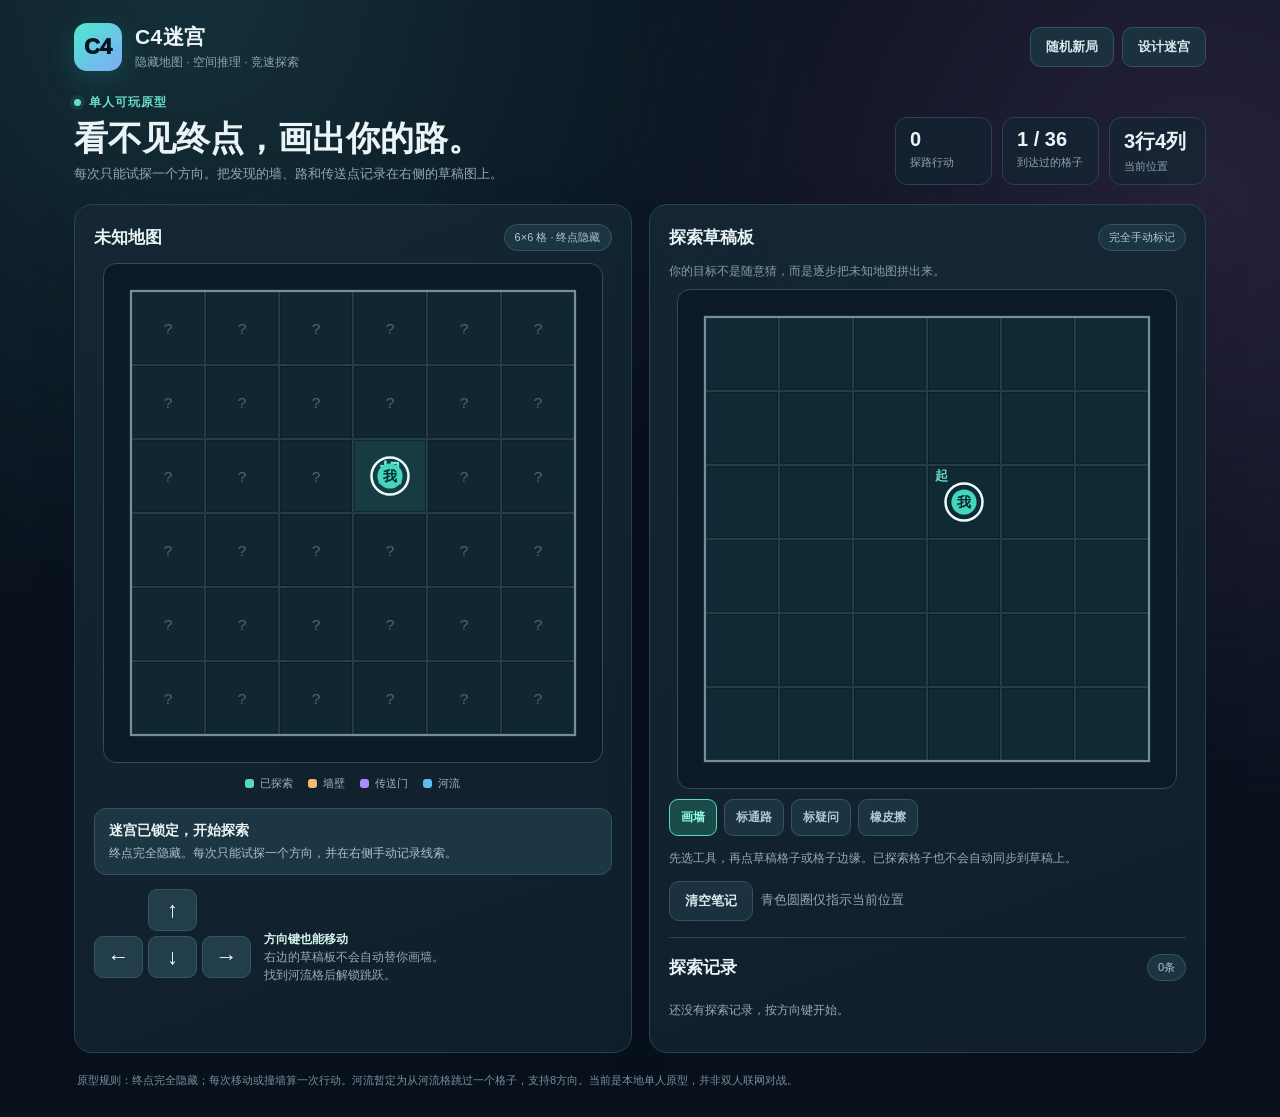
<file: c4-maze/index.html>
<!doctype html>
<html lang="zh-CN">
<head>
<meta charset="utf-8">
<meta name="viewport" content="width=device-width, initial-scale=1">
<title>C4迷宫｜隐藏地图探索原型</title>
<style>
:root{font-family:ui-sans-serif,-apple-system,BlinkMacSystemFont,"PingFang SC","Microsoft YaHei",sans-serif;color-scheme:dark;background:#09111d;color:#eaf4f6}*{box-sizing:border-box}body{margin:0;min-height:100vh;background:radial-gradient(circle at 15% 0%,#142f38 0,transparent 40%),radial-gradient(circle at 94% 18%,#25213b 0,transparent 40%),#09111d}button,input,textarea{font:inherit}button{cursor:pointer}button:disabled{cursor:not-allowed;opacity:.38}.app{max-width:1180px;margin:auto;padding:23px 24px 28px}.header{display:flex;align-items:center;justify-content:space-between;gap:16px;margin-bottom:23px}.brand{display:flex;align-items:center;gap:13px}.logo{width:48px;height:48px;border-radius:13px;background:linear-gradient(140deg,#4ee9ce,#80a9f9);color:#06141f;font-weight:1000;font-size:22px;display:grid;place-items:center;box-shadow:0 8px 30px #28d6ca2d}.brand-title{font-size:21px;font-weight:800;letter-spacing:.4px}.brand-sub{color:#8da5b3;font-size:12px;margin-top:3px}.top-actions{display:flex;gap:8px;flex-wrap:wrap;justify-content:flex-end}.button{border:1px solid #36505e;background:#1c3140;color:#d6e8ec;padding:10px 15px;border-radius:10px;font-weight:650;font-size:13px;transition:background .15s,transform .15s}.button:hover:not(:disabled){background:#294758}.button:active:not(:disabled){transform:scale(.98)}.button.primary{background:#41d6bd;color:#05242c;border-color:#41d6bd}.button.primary:hover:not(:disabled){background:#77e7d3}.button.warn{color:#f9cf86}.kicker{display:flex;align-items:center;gap:8px;color:#69dece;font-size:12px;font-weight:700;letter-spacing:1px}.dot{width:7px;height:7px;border-radius:50%;background:#5ee4c1;box-shadow:0 0 0 4px #5ee4c11a}.intro{display:flex;align-items:end;justify-content:space-between;gap:16px;margin-bottom:19px}.intro h1{margin:7px 0 5px;font-size:clamp(22px,3vw,34px);line-height:1.2;font-weight:800}.muted{color:#92a8b6;font-size:13px;line-height:1.6}.stats{display:flex;gap:10px;flex-wrap:wrap}.stat{border:1px solid #284352;background:#132532a6;border-radius:12px;padding:10px 14px;min-width:97px}.stat .num{font-size:20px;font-weight:800;font-variant-numeric:tabular-nums}.stat .lbl{font-size:11px;color:#8ca5b2;margin-top:4px}.layout{display:grid;grid-template-columns:minmax(0,1fr) minmax(0,1fr);gap:17px;align-items:stretch}.panel{border:1px solid #294353;background:linear-gradient(160deg,#152734ee,#10202cee);border-radius:18px;padding:19px;box-shadow:0 15px 48px #00000019;min-width:0}.panel-head{display:flex;align-items:center;justify-content:space-between;gap:10px;margin-bottom:12px}.panel h2{margin:0;font-size:17px;font-weight:780}.pill{border:1px solid #375463;color:#adc8d1;background:#1c3542;border-radius:20px;padding:5px 10px;font-size:11px}.board-wrap{background:#0b1a26;border:1px solid #344b58;border-radius:13px;padding:11px;max-width:500px;margin:0 auto;position:relative;touch-action:manipulation}.board{display:block;width:100%;aspect-ratio:1;touch-action:manipulation;cursor:crosshair}.legend{display:flex;justify-content:center;gap:15px;flex-wrap:wrap;font-size:11px;color:#9eb5bc;padding:13px 0 8px}.legend span{display:flex;align-items:center;gap:6px}.swatch{display:inline-block;width:9px;height:9px;border-radius:3px;background:#58d9c3}.swatch.wall{background:#f4bb73}.swatch.portal{background:#a58eff}.swatch.river{background:#5dbeee}.swatch.goal{background:#f5d774}.feedback{border:1px solid #355363;background:#1c3643;border-radius:12px;padding:12px 14px;min-height:60px;margin-top:9px}.feedback strong{font-size:14px}.feedback p{margin:4px 0 0;font-size:12px;color:#acc1cb;line-height:1.5}.dir-controls{display:flex;align-items:center;justify-content:space-between;gap:13px;margin-top:14px}.keypad{display:grid;grid-template-columns:repeat(3,49px);grid-template-rows:repeat(3,42px);gap:5px}.key{display:grid;place-items:center;border-radius:9px;border:1px solid #345563;background:#223e4b;color:#eff8fb;font-size:22px;font-weight:800}.key:hover:not(:disabled){border-color:#62dfcb;background:#2b5960}.key.blank{visibility:hidden}.move-aside{flex:1;color:#93aeba;font-size:12px;line-height:1.5}.move-aside strong{color:#d5f5ed}.jump-controls{display:grid;grid-template-columns:repeat(4,1fr);gap:6px;margin-top:10px}.jump-controls .button{padding:8px 4px}.small-title{font-weight:750;font-size:13px;margin:13px 0 8px}.tools{display:flex;gap:7px;flex-wrap:wrap;margin:10px 0 12px}.tool{border:1px solid #355363;border-radius:9px;background:#1c3441;color:#afc9d0;padding:9px 11px;font-size:12px;font-weight:650}.tool.active{background:#194b48;border-color:#5ad8c7;color:#95ffeb}.tip{color:#92adb8;font-size:12px;line-height:1.75;margin:7px 0 12px}.logs{display:flex;flex-direction:column;gap:7px;max-height:200px;overflow:auto}.log{display:flex;align-items:flex-start;gap:10px;border-bottom:1px solid #27404e;padding:8px 0;font-size:12px}.log-id{color:#6a8996;min-width:30px;font-variant-numeric:tabular-nums}.log-text{color:#c6dce2}.log-text.bad{color:#ffcc87}.log-text.special{color:#ac9dff}.editor-counters{display:grid;grid-template-columns:repeat(2,1fr);gap:9px}.counter{background:#101f2a;border:1px solid #2b4655;border-radius:11px;padding:13px;font-size:12px;color:#93b0bc}.counter b{display:block;color:#e5f4f5;font-size:23px;margin-bottom:4px}.help-list{padding-left:19px;color:#acc3cd;font-size:13px;line-height:2}.callout{background:#0d2d2e;border:1px solid #2e6661;border-radius:12px;padding:12px 13px;color:#a8efe2;font-size:12px;line-height:1.65}.editor-bottom{display:flex;gap:8px;flex-wrap:wrap;margin-top:17px}.code-box{margin-top:14px;border-top:1px solid #2c4756;padding-top:14px}.field{display:block;border:1px solid #415666;border-radius:10px;background:#071824;color:#d8edf2;width:100%;min-height:65px;padding:10px;resize:vertical;font-size:12px}.foot{color:#76909e;font-size:11px;line-height:1.7;margin:18px 3px 0}.finish{background:linear-gradient(110deg,#19524d,#192e44);border:1px solid #4bd6bb;border-radius:13px;padding:15px;margin:0 0 14px}.finish h3{margin:0 0 5px;font-size:19px;color:#9ff4d8}.finish p{margin:0;font-size:12px;line-height:1.6;color:#bfe5dc}.toast{position:fixed;bottom:23px;left:50%;transform:translate(-50%,30px);background:#ebfaf5;color:#103a35;padding:12px 18px;border-radius:11px;box-shadow:0 9px 35px #0008;opacity:0;pointer-events:none;transition:all .22s;z-index:100;font-size:13px;font-weight:700;text-align:center;max-width:90vw}.toast.show{opacity:1;transform:translate(-50%,0)}.hidden{display:none!important} .one-line{display:flex;align-items:center;gap:8px;flex-wrap:wrap} .contrast{color:#bff8e9;font-weight:700}.note-caption{font-size:12px;color:#849eab;margin-bottom:9px}.shortcut{padding:4px 6px;border-radius:5px;border:1px solid #4b6673;color:#a8c3ca;font-size:10px}.separator{height:1px;background:#294353;margin:16px 0}.developer-note{padding:10px 12px;background:#182d3b;border:1px solid #304a58;border-radius:10px;color:#b0c7cf;font-size:11px;line-height:1.8}@media(max-width:830px){.app{padding:16px 12px 22px}.layout{grid-template-columns:1fr}.header{align-items:flex-start}.brand-title{font-size:19px}.top-actions{max-width:55%}.top-actions .button{padding:9px 10px}.intro{align-items:flex-start;flex-direction:column}.stats{width:100%}.stat{flex:1}.panel{padding:13px}.board-wrap{max-width:480px}.keypad{grid-template-columns:repeat(3,56px);grid-template-rows:repeat(3,44px)}.dir-controls{justify-content:space-evenly}}@media(max-width:380px){.brand-sub{max-width:130px}.top-actions .button{font-size:11px}.keypad{grid-template-columns:repeat(3,48px)}}
</style>
</head>
<body>
<div id="c4app" class="app">
<header class="header">
  <div class="brand"><div class="logo">C4</div><div><div class="brand-title">C4迷宫</div><div class="brand-sub">隐藏地图 · 空间推理 · 竞速探索</div></div></div>
  <div class="top-actions"><button class="button" id="newRandom">随机新局</button><button class="button" id="newEdit">设计迷宫</button></div>
</header>
<div class="intro"><div><div class="kicker"><i class="dot"></i><span id="stageName">单人可玩原型</span></div><h1 id="headline">看不见终点，画出你的路。</h1><div class="muted" id="headlineDesc">每次只能试探一个方向。把发现的墙、路和传送点记录在右侧的草稿图上。</div></div><div class="stats"><div class="stat"><div class="num" id="steps">0</div><div class="lbl">探路行动</div></div><div class="stat"><div class="num" id="seen">1 / 36</div><div class="lbl">到达过的格子</div></div><div class="stat"><div class="num" id="pos">3行3列</div><div class="lbl">当前位置</div></div></div></div>
<div class="layout">
<section class="panel">
  <div class="panel-head"><h2 id="boardTitle">未知地图</h2><span class="pill" id="boardPill">6×6 格 · 终点隐藏</span></div>
  <div class="finish hidden" id="victory"><h3>找到终点，挑战成功！</h3><p id="victoryText"></p></div>
  <div class="board-wrap"><canvas class="board" id="mainBoard" width="500" height="500" aria-label="迷宫地图交互画布"></canvas></div>
  <div class="legend"><span><i class="swatch"></i>已探索</span><span><i class="swatch wall"></i>墙壁</span><span><i class="swatch portal"></i>传送门</span><span><i class="swatch river"></i>河流</span></div>
  <div id="playControls">
    <div class="feedback" aria-live="polite"><strong id="resultTitle">现在开始探索</strong><p id="resultDetail">尝试上下左右移动。遇到墙壁不会移动，但仍会消耗一次行动。</p></div>
    <div class="dir-controls"><div class="keypad"><span class="key blank">•</span><button class="key" data-move="up" aria-label="向上">↑</button><span class="key blank">•</span><button class="key" data-move="left" aria-label="向左">←</button><button class="key" data-move="down" aria-label="向下">↓</button><button class="key" data-move="right" aria-label="向右">→</button><span class="key blank">•</span><span class="key blank">•</span><span class="key blank">•</span></div><div class="move-aside"><strong>方向键也能移动</strong><br>右边的草稿板不会自动替你画墙。<br><span id="riverHint">找到河流格后解锁跳跃。</span></div></div>
    <div id="jumpBox" class="hidden"><div class="small-title">河流跳跃 · 选一个方向，越过中间一格</div><div class="jump-controls" id="jumpButtons"></div></div>
  </div>
  <div id="editControls" class="hidden"><div class="small-title">选择布置工具</div><div class="tools" id="editTools"><button class="tool active" data-edit="wall">▰ 墙壁</button><button class="tool" data-edit="start">● 起点</button><button class="tool" data-edit="goal">⚑ 终点</button><button class="tool" data-edit="portalA">◉ 传送 A</button><button class="tool" data-edit="portalB">◉ 传送 B</button><button class="tool" data-edit="river">≈ 河流</button></div><div class="tip">墙壁模式：点击两个格子之间的公共边。其他模式：点击对应格子。起点、终点及特殊格不能重叠。</div><div class="editor-bottom"><button id="startCustom" class="button primary">锁定迷宫并开始探索 →</button><button id="copyCode" class="button">复制地图码</button></div></div>
</section>
<section class="panel" id="rightPanel">
  <div id="notesPanel"><div class="panel-head"><h2>探索草稿板</h2><span class="pill">完全手动标记</span></div><div class="note-caption">你的目标不是随意猜，而是逐步把未知地图拼出来。</div><div class="board-wrap"><canvas class="board" id="notesBoard" width="500" height="500" aria-label="可点击的手绘探索笔记"></canvas></div><div class="tools" id="noteTools"><button class="tool active" data-note="wall">画墙</button><button class="tool" data-note="path">标通路</button><button class="tool" data-note="question">标疑问</button><button class="tool" data-note="erase">橡皮擦</button></div><div class="tip">先选工具，再点草稿格子或格子边缘。已探索格子也不会自动同步到草稿上。</div><div class="one-line"><button class="button" id="clearNotes">清空笔记</button><span class="muted">青色圆圈仅指示当前位置</span></div><div class="separator"></div><div class="panel-head"><h2>探索记录</h2><span class="pill" id="logCount">0条</span></div><div id="logs" class="logs"></div></div>
  <div id="editPanel" class="hidden"><div class="panel-head"><h2>地图合法性检查</h2><span class="pill">布图阶段</span></div><div class="editor-counters"><div class="counter"><b id="wallCounter">0 / 10</b>已设置墙壁</div><div class="counter"><b id="routeCounter">待检查</b>起点 → 终点</div></div><div class="small-title">规则提示</div><ul class="help-list"><li>10道墙是上限，不一定要放满。</li><li>终点在探索阶段完全不可见。</li><li>两个传送门固定双向连接。</li><li>河流格允许跳过一格，包括中间的墙。</li><li>锁定前，系统必须确认存在可行路线。</li></ul><div class="callout">这一版用于验证单人探路和绘图体验。正式双人对战需要服务器保存秘密地图，防止浏览器直接读取答案。</div><div class="code-box"><div class="small-title">导入别人设计的迷宫</div><textarea id="importCode" class="field" placeholder="在这里粘贴地图码……" aria-label="粘贴地图码"></textarea><div class="editor-bottom"><button class="button" id="importButton">导入并开始挑战</button></div></div></div>
</section>
</div>
<div class="foot">原型规则：终点完全隐藏；每次移动或撞墙算一次行动。河流暂定为从河流格跳过一个格子，支持8方向。当前是本地单人原型，并非双人联网对战。</div>
</div><div class="toast" id="toast" role="status"></div>
<script>
(function(){'use strict';
const N=6,MAX_WALLS=10,$=id=>document.getElementById(id),DIRS={up:[-1,0,'上'],down:[1,0,'下'],left:[0,-1,'左'],right:[0,1,'右'],ul:[-1,-1,'左上'],ur:[-1,1,'右上'],dl:[1,-1,'左下'],dr:[1,1,'右下']};
const id=(r,c)=>r*N+c,pos=i=>({r:Math.floor(i/N),c:i%N}),near=(i,j)=>Math.abs(pos(i).r-pos(j).r)+Math.abs(pos(i).c-pos(j).c)===1;
const edge=(a,b)=>[a,b].sort((x,y)=>x-y).join(':');
const valid=i=>Number.isInteger(i)&&i>=0&&i<N*N;
const neighbors=i=>{let p=pos(i);return [[p.r-1,p.c],[p.r+1,p.c],[p.r,p.c-1],[p.r,p.c+1]].filter(([r,c])=>r>=0&&r<N&&c>=0&&c<N).map(([r,c])=>id(r,c))};
const freshMaze=()=>({start:14,goal:5,portalA:7,portalB:30,river:20,walls:new Set(['1:2','8:14','10:11','16:22'])});
let maze=freshMaze(),phase='play',editorTool='wall',noteTool='wall',player=maze.start,actions=0,discovered=new Set([maze.start]),blocked=new Set(),notesWalls=new Set(),notesPaths=new Set(),notesMarks=new Map(),logs=[],result={title:'现在开始探索',detail:'选择上下左右方向。遇到墙不会移动，但仍消耗一次行动。'},hoverEdge=null;
let toastHandle;
function announce(t){$('toast').textContent=t;$('toast').classList.add('show');clearTimeout(toastHandle);toastHandle=setTimeout(()=>$('toast').classList.remove('show'),2100)}
function places(m){return [m.start,m.goal,m.portalA,m.portalB,m.river]}
function validate(m){if(places(m).some(x=>!valid(x))||new Set(places(m)).size!==5)return '起点、终点、传送门和河流必须各占一个不同格子';if(m.walls.size>MAX_WALLS)return '墙壁不能超过10道';for(let x of m.walls){let [a,b]=x.split(':').map(Number);if(!valid(a)||!valid(b)||!near(a,b)||edge(a,b)!==x)return '墙壁数据不合法'}if(shortest(m)===Infinity)return '当前迷宫无法从起点到达终点，请调整墙壁';return ''}
function teleport(m,to){return to===m.portalA?m.portalB:to===m.portalB?m.portalA:to}
function reachableNext(m,from){let out=[];for(let n of neighbors(from)){if(!m.walls.has(edge(from,n)))out.push(teleport(m,n))}if(from===m.river){let p=pos(from);for(let [dr,dc] of Object.values(DIRS)){let r=p.r+2*dr,c=p.c+2*dc;if(r>=0&&r<N&&c>=0&&c<N)out.push(teleport(m,id(r,c)))}}return out}
function shortest(m){let q=[[m.start,0]],seen=new Set([m.start]);for(let k=0;k<q.length;k++){let [at,dist]=q[k];if(at===m.goal)return dist;for(let next of reachableNext(m,at)){if(!seen.has(next)){seen.add(next);q.push([next,dist+1])}}}return Infinity}
function randomMaze(){let edges=[];for(let i=0;i<N*N;i++)for(let j of neighbors(i))if(i<j)edges.push(edge(i,j));for(let attempts=0;attempts<800;attempts++){let m={start:[14,15,20,21][Math.floor(Math.random()*4)],goal:0,portalA:0,portalB:0,river:0,walls:new Set()};let options=Array.from({length:36},(_,i)=>i).filter(i=>Math.abs(pos(i).r-pos(m.start).r)+Math.abs(pos(i).c-pos(m.start).c)>=4);m.goal=options[Math.floor(Math.random()*options.length)];let remaining=Array.from({length:36},(_,i)=>i).filter(i=>i!==m.start&&i!==m.goal).sort(()=>Math.random()-.5);[m.portalA,m.portalB,m.river]=remaining.slice(0,3);let shuffled=[...edges].sort(()=>Math.random()-.5);m.walls=new Set(shuffled.slice(0,MAX_WALLS));if(!validate(m)&&shortest(m)>=4)return m}return freshMaze()}
function formatPos(i){let p=pos(i);return `${p.r+1}行${p.c+1}列`}
function record(direction,message,type){logs.unshift({n:actions,direction,message,type});logs=logs.slice(0,50);result={title:message,detail:type==='wall'?'原地不动。去草稿板标记这堵墙。':type==='edge'?'超出了地图边界，无法通行。':type==='portal'?'传送门是双向的，但进入后不会立刻再次触发。':type==='river'?'已经站在河流格，现在可以使用特殊跳跃。':type==='win'?'隐藏终点已经揭晓，可以查看完整地图。':'记下你经过的路线，寻找尚未探索的格子。'};render()}
function enter(to,direction){let entered=to;discovered.add(entered);let special='';if(entered===maze.portalA||entered===maze.portalB){to=teleport(maze,entered);discovered.add(to);special=`进入传送门，抵达${formatPos(to)}`;player=to;record(direction,special,'portal');return}player=to;if(to===maze.goal){phase='win';record(direction,'发现隐藏终点，成功通关！','win');return}if(to===maze.river)record(direction,'发现河流，可以特殊跳跃','river');else record(direction,`成功移动到${formatPos(to)}`,'ok')}
function move(k){if(phase!=='play')return;let [dr,dc,label]=DIRS[k];let p=pos(player),r=p.r+dr,c=p.c+dc;actions++;if(r<0||r>=N||c<0||c>=N){record(`向${label}`,'走到地图边界','edge');return}let to=id(r,c);if(maze.walls.has(edge(player,to))){blocked.add(edge(player,to));record(`向${label}`,'前方有墙，无法通行','wall');return}enter(to,`向${label}`)}
function jump(k){if(phase!=='play'||player!==maze.river)return;let [dr,dc,label]=DIRS[k],p=pos(player),r=p.r+dr*2,c=p.c+dc*2;actions++;if(r<0||r>=N||c<0||c>=N){record(`跳${label}`,'跳跃超出地图边界','edge');return}enter(id(r,c),`跳向${label}`)}
function begin(m){let error=validate(m);if(error){announce(error);return false}maze=m;phase='play';player=maze.start;actions=0;discovered=new Set([player]);blocked=new Set();notesWalls=new Set();notesPaths=new Set();notesMarks=new Map();logs=[];result={title:'迷宫已锁定，开始探索',detail:'终点完全隐藏。每次只能试探一个方向，并在右侧手动记录线索。'};render();return true}
function canvasData(canvas){let rect=canvas.getBoundingClientRect(),w=rect.width||450;let dpr=Math.min(window.devicePixelRatio||1,2);if(canvas.width!==Math.round(w*dpr)){canvas.width=Math.round(w*dpr);canvas.height=Math.round(w*dpr)}let ctx=canvas.getContext('2d');ctx.setTransform(dpr,0,0,dpr,0,0);ctx.clearRect(0,0,w,w);let pad=16,s=(w-pad*2)/N;return {ctx,w,pad,s}}
function drawBoard(canvas,kind){if(!canvas||canvas.closest('.hidden'))return;let {ctx,w,pad,s}=canvasData(canvas);let edit=phase==='edit',win=phase==='win',main=kind==='main',notes=kind==='notes';ctx.fillStyle='#0b1a26';ctx.fillRect(0,0,w,w);
for(let i=0;i<36;i++){let {r,c}=pos(i),x=pad+c*s,y=pad+r*s,shown=edit||win||(!notes&&discovered.has(i));ctx.fillStyle=main?(shown?'#173b43':'#102631'):'#102a35';ctx.fillRect(x+1.6,y+1.6,s-3.2,s-3.2);ctx.strokeStyle='#35505b';ctx.lineWidth=.65;ctx.strokeRect(x+.5,y+.5,s-1,s-1);if(!shown&&main){ctx.fillStyle='#4a6975';ctx.font=`${Math.max(10,s*.21)}px sans-serif`;ctx.textAlign='center';ctx.fillText('?',x+s/2,y+s*.58)}if(main&&shown){if(i===maze.start)cellLabel(ctx,x,y,s,'起','#76e8d0');if(i===maze.goal&&(edit||win))cellLabel(ctx,x,y,s,'终','#f6d37b');if(i===maze.portalA||i===maze.portalB)cellLabel(ctx,x,y,s,i===maze.portalA?'传A':'传B','#beadff');if(i===maze.river)cellLabel(ctx,x,y,s,'河','#73cff1')}if(notes){if(notesMarks.has(i))cellLabel(ctx,x,y,s,notesMarks.get(i),'#e6cb82');if(i===maze.start)smallMarker(ctx,x+s*.2,y+s*.2,s,'起','#65d6c3')}}
let pairs=main?(edit||win?maze.walls:blocked):notesWalls;for(let e of pairs){let [a,b]=e.split(':').map(Number);drawEdge(ctx,a,b,pad,s,main?'#e7ac67':'#eea36d',Math.max(3.5,s*.087))}if(notes)for(let e of notesPaths){let [a,b]=e.split(':').map(Number);let pa=pos(a),pb=pos(b);ctx.strokeStyle='#65d8bc';ctx.lineWidth=Math.max(2.2,s*.05);ctx.beginPath();ctx.moveTo(pad+(pa.c+.5)*s,pad+(pa.r+.5)*s);ctx.lineTo(pad+(pb.c+.5)*s,pad+(pb.r+.5)*s);ctx.stroke()}if(edit&&editorTool==='wall'&&hoverEdge){let [a,b]=hoverEdge.split(':').map(Number);drawEdge(ctx,a,b,pad,s,'#f9e0a8',Math.max(4,s*.1))}if(!edit){let p=pos(player),x=pad+(p.c+.5)*s,y=pad+(p.r+.5)*s;ctx.strokeStyle='#e9fefa';ctx.lineWidth=2.5;ctx.beginPath();ctx.arc(x,y,s*.25,0,Math.PI*2);ctx.stroke();ctx.fillStyle='#41d6bd';ctx.beginPath();ctx.arc(x,y,s*.17,0,Math.PI*2);ctx.fill();ctx.fillStyle='#05252c';ctx.font=`bold ${Math.max(10,s*.19)}px sans-serif`;ctx.textAlign='center';ctx.textBaseline='middle';ctx.fillText('我',x,y+1);ctx.textBaseline='alphabetic'}if(win&&main){let p=pos(maze.goal);ctx.strokeStyle='#f6d477';ctx.lineWidth=4;ctx.strokeRect(pad+p.c*s+4,pad+p.r*s+4,s-8,s-8)}ctx.strokeStyle='#72909c';ctx.lineWidth=2.3;ctx.strokeRect(pad,pad,N*s,N*s)}
function cellLabel(ctx,x,y,s,text,color){ctx.fillStyle=color;ctx.font=`${text.length>1?'.':''}bold ${Math.max(11,s*(text.length>1?.23:.32))}px sans-serif`.replace(/^\.bold/,'bold');ctx.textAlign='center';ctx.fillText(text,x+s/2,y+s*.57)}
function smallMarker(ctx,x,y,s,label,color){ctx.fillStyle=color;ctx.font=`bold ${Math.max(9,s*.18)}px sans-serif`;ctx.textAlign='center';ctx.fillText(label,x,y)}
function drawEdge(ctx,a,b,pad,s,color,width){let p=pos(a),q=pos(b);ctx.strokeStyle=color;ctx.lineWidth=width;ctx.lineCap='round';ctx.beginPath();if(p.r===q.r){let x=pad+Math.max(p.c,q.c)*s,y=pad+p.r*s;ctx.moveTo(x,y+3);ctx.lineTo(x,y+s-3)}else{let y=pad+Math.max(p.r,q.r)*s,x=pad+p.c*s;ctx.moveTo(x+3,y);ctx.lineTo(x+s-3,y)}ctx.stroke()}
function locate(canvas,e){let rect=canvas.getBoundingClientRect(),w=rect.width,pad=16,s=(w-pad*2)/N,x=e.clientX-rect.left-pad,y=e.clientY-rect.top-pad,c=Math.floor(x/s),r=Math.floor(y/s);if(r<0||r>=N||c<0||c>=N)return null;let lx=x-c*s,ly=y-r*s,options=[['up',ly],['down',s-ly],['left',lx],['right',s-lx]].sort((a,b)=>a[1]-b[1]);let [dir,dist]=options[0],dr=DIRS[dir][0],dc=DIRS[dir][1],rn=r+dr,cn=c+dc;let candidate=rn>=0&&rn<N&&cn>=0&&cn<N?edge(id(r,c),id(rn,cn)):null;return {i:id(r,c),dir,dist,s,edge:candidate}}
function clickMain(e){if(phase!=='edit')return;let h=locate($('mainBoard'),e);if(!h)return;if(editorTool==='wall'){if(!h.edge){announce('只能在两个格子的公共边上放置墙');return}if(maze.walls.has(h.edge))maze.walls.delete(h.edge);else if(maze.walls.size>=MAX_WALLS){announce('每张地图最多放置10道墙');return}else maze.walls.add(h.edge)}else{if(places(maze).some(x=>x===h.i&&x!==maze[editorTool])){announce('这个格子已经有其他元素');return}maze[editorTool]=h.i}render()}
function clickNote(e){if(phase==='edit')return;let h=locate($('notesBoard'),e);if(!h)return;if(noteTool==='question'){notesMarks.set(h.i,notesMarks.has(h.i)?notesMarks.get(h.i)==='?'?'★':'?':'?');}else if(noteTool==='erase'){if(h.edge&&h.dist<h.s*.24){notesWalls.delete(h.edge);notesPaths.delete(h.edge)}else notesMarks.delete(h.i)}else{if(!h.edge){announce('请选择两个方格之间的边');return}if(noteTool==='wall'){notesPaths.delete(h.edge);if(notesWalls.has(h.edge))notesWalls.delete(h.edge);else notesWalls.add(h.edge)}else{notesWalls.delete(h.edge);if(notesPaths.has(h.edge))notesPaths.delete(h.edge);else notesPaths.add(h.edge)}}drawBoard($('notesBoard'),'notes')}
function render(){let edit=phase==='edit',win=phase==='win';$('stageName').textContent=edit?'地图设计阶段':win?'挑战已完成':'单人可玩原型';$('headline').textContent=edit?'设计一张有陷阱的秘密地图。':win?'你已经找到出口。':'看不见终点，画出你的路。';$('headlineDesc').textContent=edit?'放置不超过10道墙，并设置起点、终点、传送门和河流。':win?'现在可以查看所有障碍与特殊位置，也可以再挑战一张随机地图。':'每次只能试探一个方向。把发现的墙、路和传送点记录在右侧的草稿图上。';$('steps').textContent=actions;$('seen').textContent=`${discovered.size} / 36`;$('pos').textContent=formatPos(player);$('boardTitle').textContent=edit?'你的秘密迷宫':win?'完整迷宫答案':'未知地图';$('boardPill').textContent=edit?'点击格子或边界来布置':win?'谜底已揭晓':'6×6 格 · 终点隐藏';$('playControls').classList.toggle('hidden',edit);$('editControls').classList.toggle('hidden',!edit);$('notesPanel').classList.toggle('hidden',edit);$('editPanel').classList.toggle('hidden',!edit);$('victory').classList.toggle('hidden',!win);if(win)$('victoryText').textContent=`你共进行了${actions}次探路行动，经过了${discovered.size}个不同格子。迷宫最短路线为${shortest(maze)}步。`;$('resultTitle').textContent=result.title;$('resultDetail').textContent=result.detail;document.querySelectorAll('[data-move]').forEach(btn=>btn.disabled=phase!=='play');$('riverHint').textContent=player===maze.river?'你正站在河流格，可以跳跃。':'找到河流格后解锁跳跃。';$('jumpBox').classList.toggle('hidden',phase!=='play'||player!==maze.river);$('wallCounter').textContent=`${maze.walls.size} / ${MAX_WALLS}`;let validText=validate(maze);$('routeCounter').textContent=validText?(validText.startsWith('当前迷宫')?'不连通':'需调整'):'可通行';$('routeCounter').style.color=validText?'#ffbb83':'#74dfc0';document.querySelectorAll('[data-edit]').forEach(b=>b.classList.toggle('active',b.dataset.edit===editorTool));document.querySelectorAll('[data-note]').forEach(b=>b.classList.toggle('active',b.dataset.note===noteTool));$('logCount').textContent=`${logs.length}条`;$('logs').innerHTML=logs.length?logs.map(l=>`<div class="log"><span class="log-id">#${l.n}</span><span class="log-text ${['wall','edge'].includes(l.type)?'bad':l.type==='portal'?'special':''}">${escapeHtml(l.direction)}：${escapeHtml(l.message)}</span></div>`).join(''):'<div class="tip">还没有探索记录，按方向键开始。</div>';drawBoard($('mainBoard'),'main');if(!edit)drawBoard($('notesBoard'),'notes')}
function escapeHtml(s){return String(s).replace(/[&<>"']/g,c=>({'&':'&amp;','<':'&lt;','>':'&gt;','"':'&quot;',"'":'&#39;'}[c]))}
function toCode(m){let raw=JSON.stringify({v:1,n:6,start:m.start,goal:m.goal,portalA:m.portalA,portalB:m.portalB,river:m.river,walls:[...m.walls]});return btoa(raw)}
function fromCode(str){let obj=JSON.parse(atob(str.trim()));if(obj.v!==1||obj.n!==6||!Array.isArray(obj.walls))throw Error('不支持的地图码');let m={start:obj.start,goal:obj.goal,portalA:obj.portalA,portalB:obj.portalB,river:obj.river,walls:new Set(obj.walls)};let error=validate(m);if(error)throw Error(error);return m}
$('newRandom').addEventListener('click',()=>{begin(randomMaze());announce('已生成新的隐藏迷宫')});$('newEdit').addEventListener('click',()=>{maze=freshMaze();phase='edit';editorTool='wall';hoverEdge=null;render();announce('现在可以编辑自己的秘密地图')});$('startCustom').addEventListener('click',()=>{if(begin({...maze,walls:new Set(maze.walls)}))announce('迷宫锁定，终点已经隐藏')});$('copyCode').addEventListener('click',async()=>{try{let code=toCode(maze);if(navigator.clipboard&&window.isSecureContext){await navigator.clipboard.writeText(code);announce('地图码已复制，可发给朋友')}else{$('importCode').value=code;announce('地图码已显示在右侧，可手动复制')}}catch(e){$('importCode').value=toCode(maze);announce('请从右侧文本框手动复制地图码')}});$('importButton').addEventListener('click',()=>{try{let m=fromCode($('importCode').value);begin(m);announce('导入成功，开始寻找隐藏终点')}catch(e){announce('导入失败：'+(e.message||'地图码格式错误'))}});
$('mainBoard').addEventListener('click',clickMain);$('mainBoard').addEventListener('pointermove',e=>{if(phase!=='edit'||editorTool!=='wall')return;let h=locate($('mainBoard'),e);let key=h?.edge||null;if(hoverEdge!==key){hoverEdge=key;drawBoard($('mainBoard'),'main')}});$('mainBoard').addEventListener('pointerleave',()=>{hoverEdge=null;if(phase==='edit')drawBoard($('mainBoard'),'main')});$('notesBoard').addEventListener('click',clickNote);document.querySelectorAll('[data-move]').forEach(b=>b.addEventListener('click',()=>move(b.dataset.move)));document.querySelectorAll('[data-edit]').forEach(b=>b.addEventListener('click',()=>{editorTool=b.dataset.edit;render()}));document.querySelectorAll('[data-note]').forEach(b=>b.addEventListener('click',()=>{noteTool=b.dataset.note;render()}));$('clearNotes').addEventListener('click',()=>{notesWalls.clear();notesPaths.clear();notesMarks.clear();drawBoard($('notesBoard'),'notes');announce('已清空草稿标记')});const jumpNames={up:'↑ 北',down:'↓ 南',left:'← 西',right:'→ 东',ul:'↖ 左上',ur:'↗ 右上',dl:'↙ 左下',dr:'↘ 右下'};$('jumpButtons').innerHTML=Object.keys(jumpNames).map(k=>`<button class="button" data-jump="${k}">${jumpNames[k]}</button>`).join('');document.querySelectorAll('[data-jump]').forEach(b=>b.addEventListener('click',()=>jump(b.dataset.jump)));
window.addEventListener('keydown',e=>{if(e.target.closest('textarea,input'))return;let map={ArrowUp:'up',ArrowDown:'down',ArrowLeft:'left',ArrowRight:'right',w:'up',s:'down',a:'left',d:'right'};if(phase==='play'&&map[e.key]){e.preventDefault();move(map[e.key])}});window.addEventListener('resize',render);begin(randomMaze());
})();
</script>
</body>
</html>
</file>
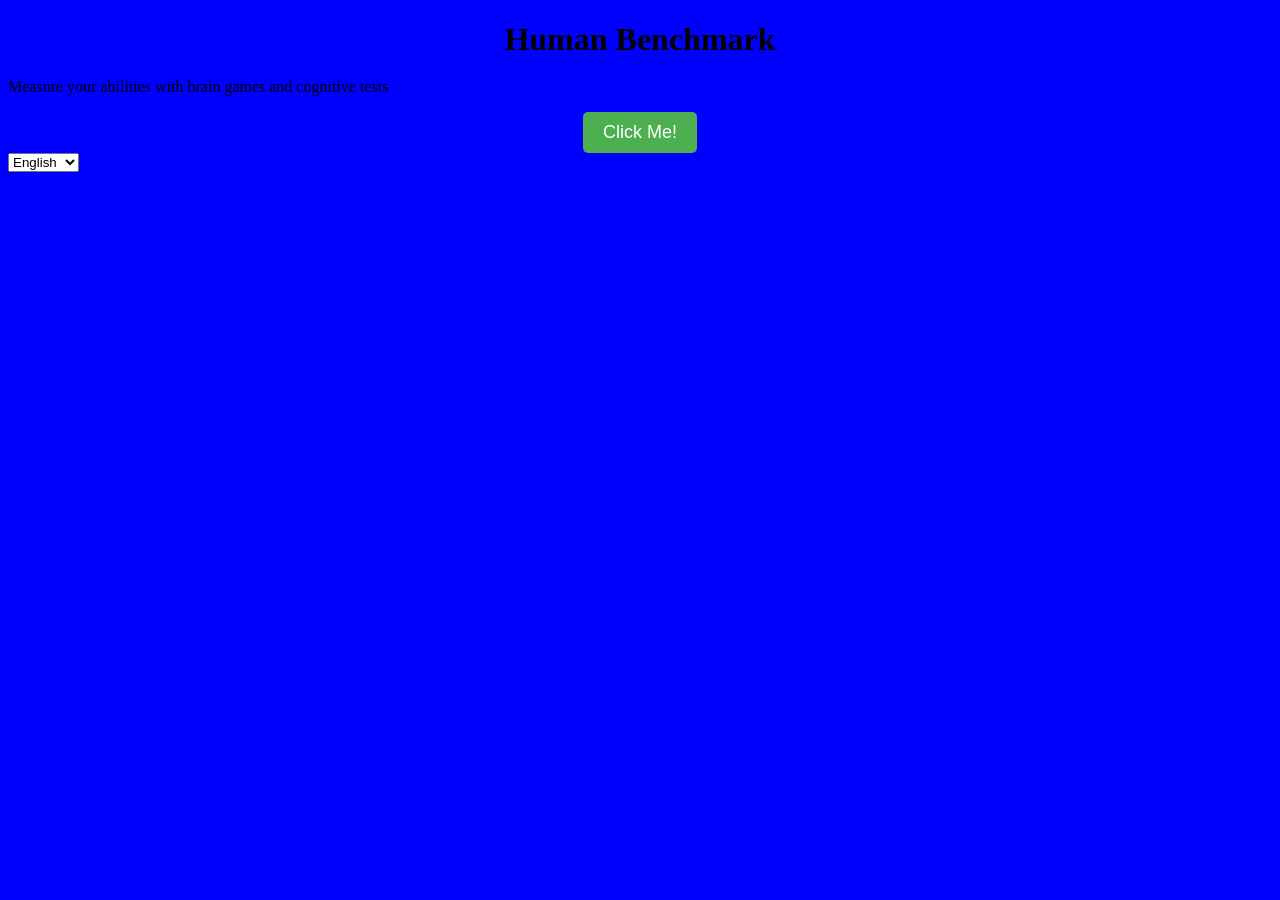
<file: index (2).html>
<!-- index.html -->
<!DOCTYPE html> 
<html>

<head>
  <meta charset="utf-8">
  <meta name="viewport" content="width=device-width"> 
  <title>Click Speed Test</title>  
  <link href="style.css" rel="stylesheet" type="text/css" />  
  <style>
    body {
      background-color: blue;
    }
  </style>
</head>

<body>
  <h1>Human Benchmark</h1>  
  <p>Measure your abilities with brain games and cognitive tests</p> 

  <div>
    <button id="clickButton">Click Me!</button>  
    <select id="languageSelect" onchange="changeLanguage()">  
      <option value="English">English</option>  
      <option value="French">French</option> 
      <option value="German">German</option> 
      <option value="Spanish">Spanish</option>
      <option value="Hindi">Hindi</option>
    </select>
  </div>

  <p id="result"></p>

  <script src="script.js"></script>
</body>

</html>
</file>
<file: style.css>
/* style.css */
h1 {
  text-align: center;
  margin-bottom: 20px;
}

button {
  display: block;
  margin: 0 auto;
  padding: 10px 20px;
  background-color: #4CAF50;
  color: white;
  font-size: 18px;
  border: none;
  border-radius: 5px;
}

#result {
  text-align: center;
  margin-top: 20px;
}
</file>
